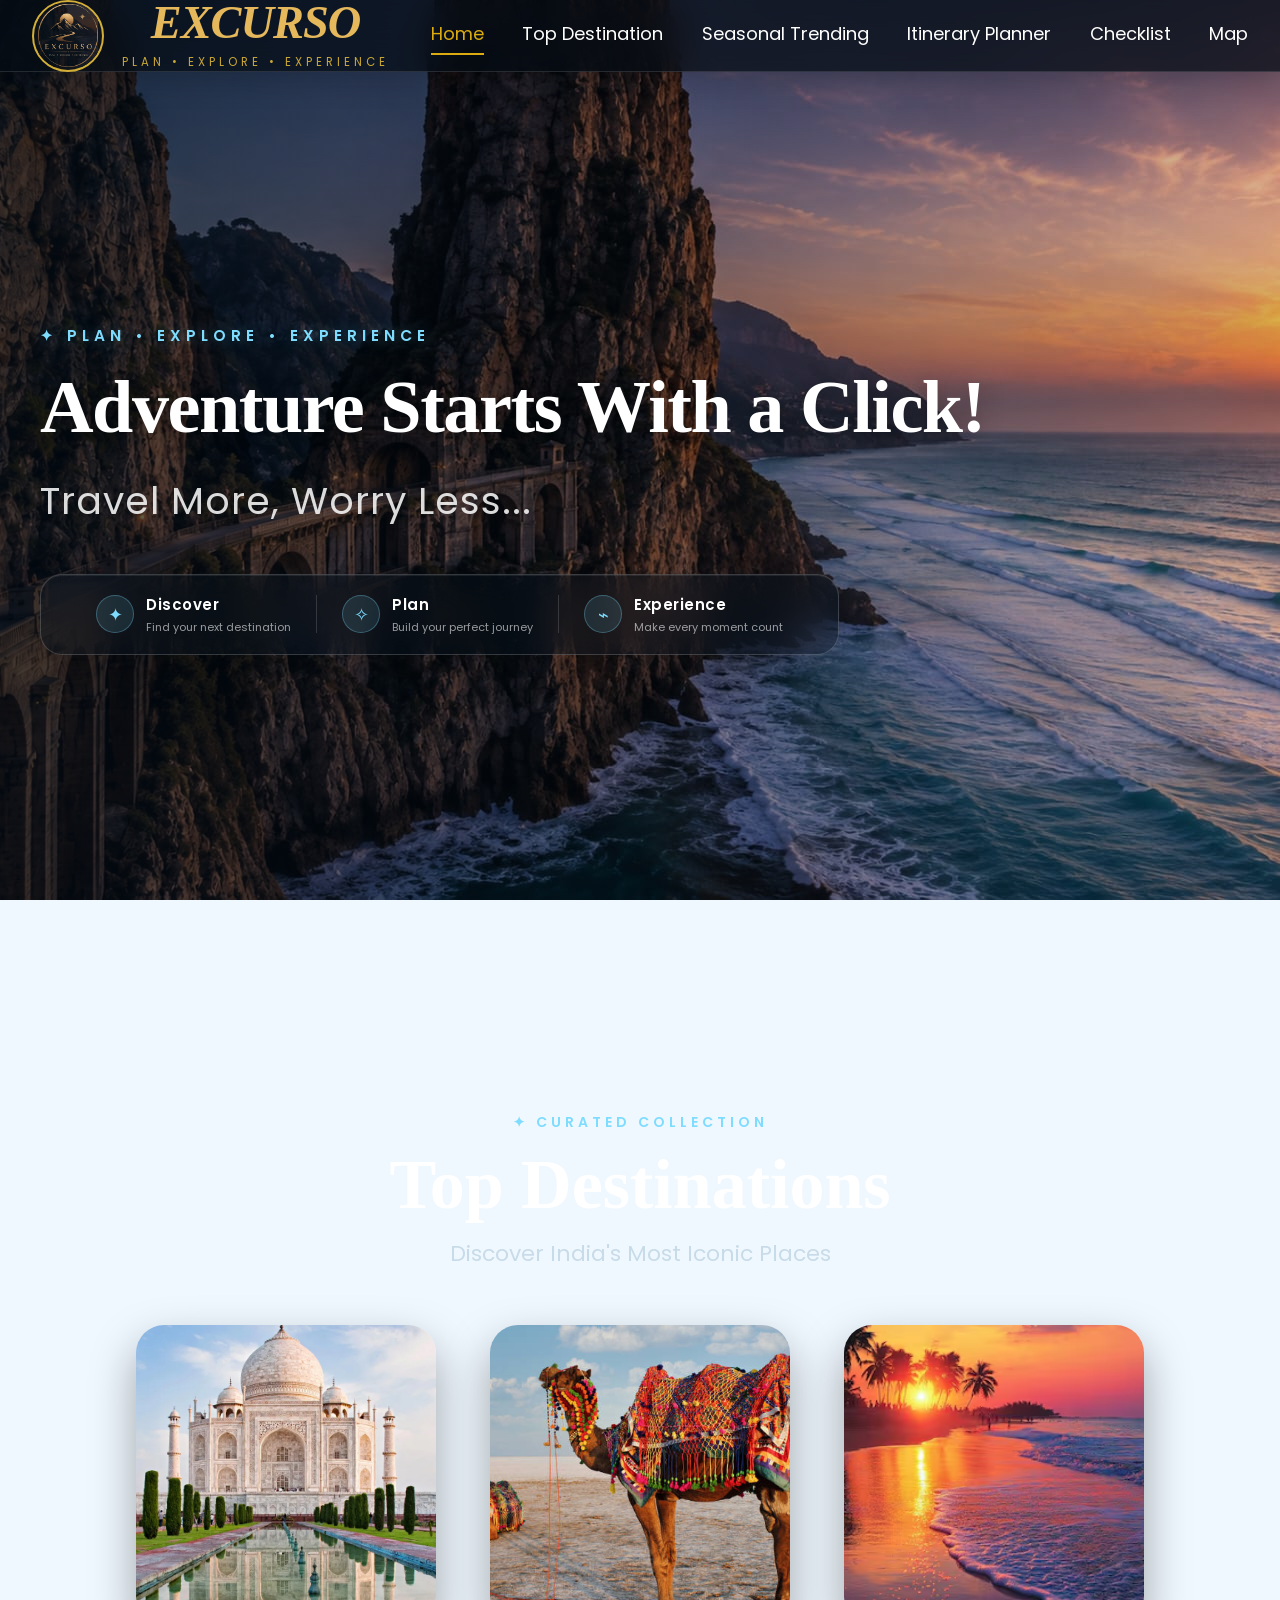
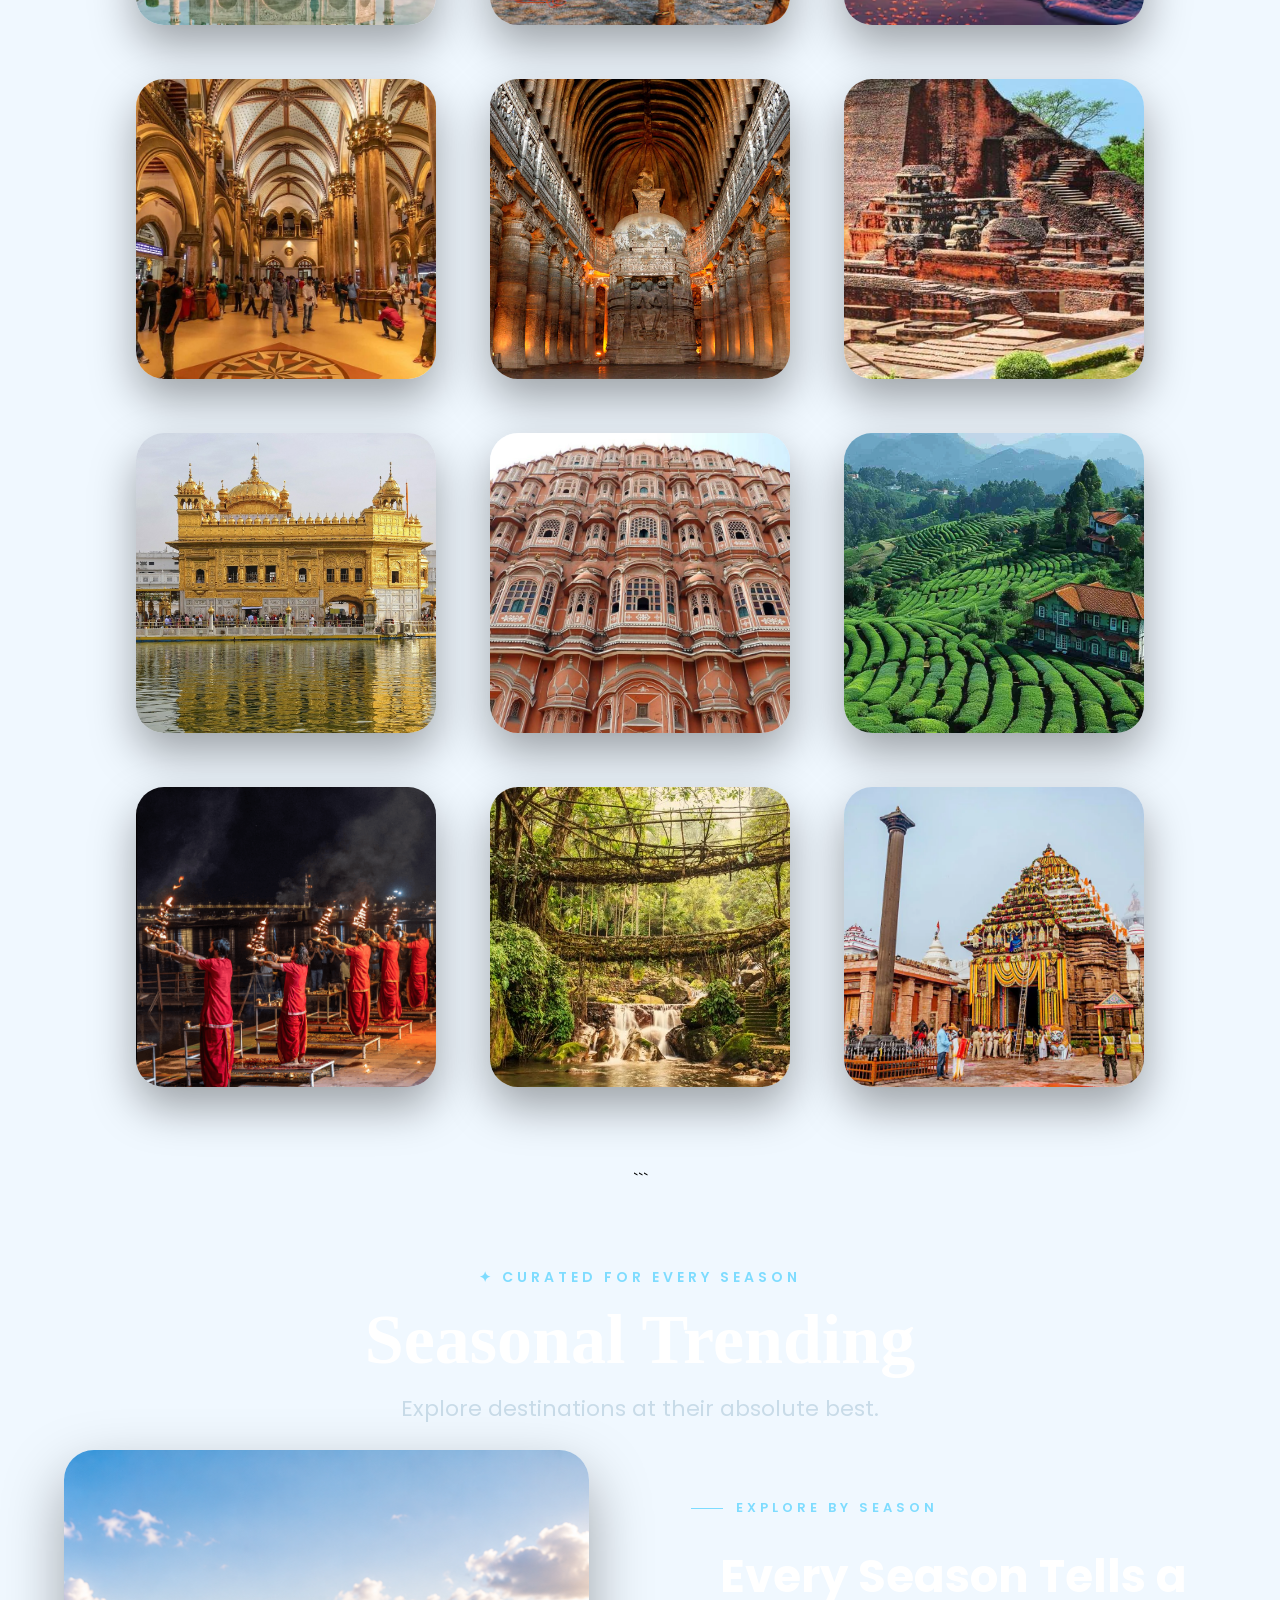
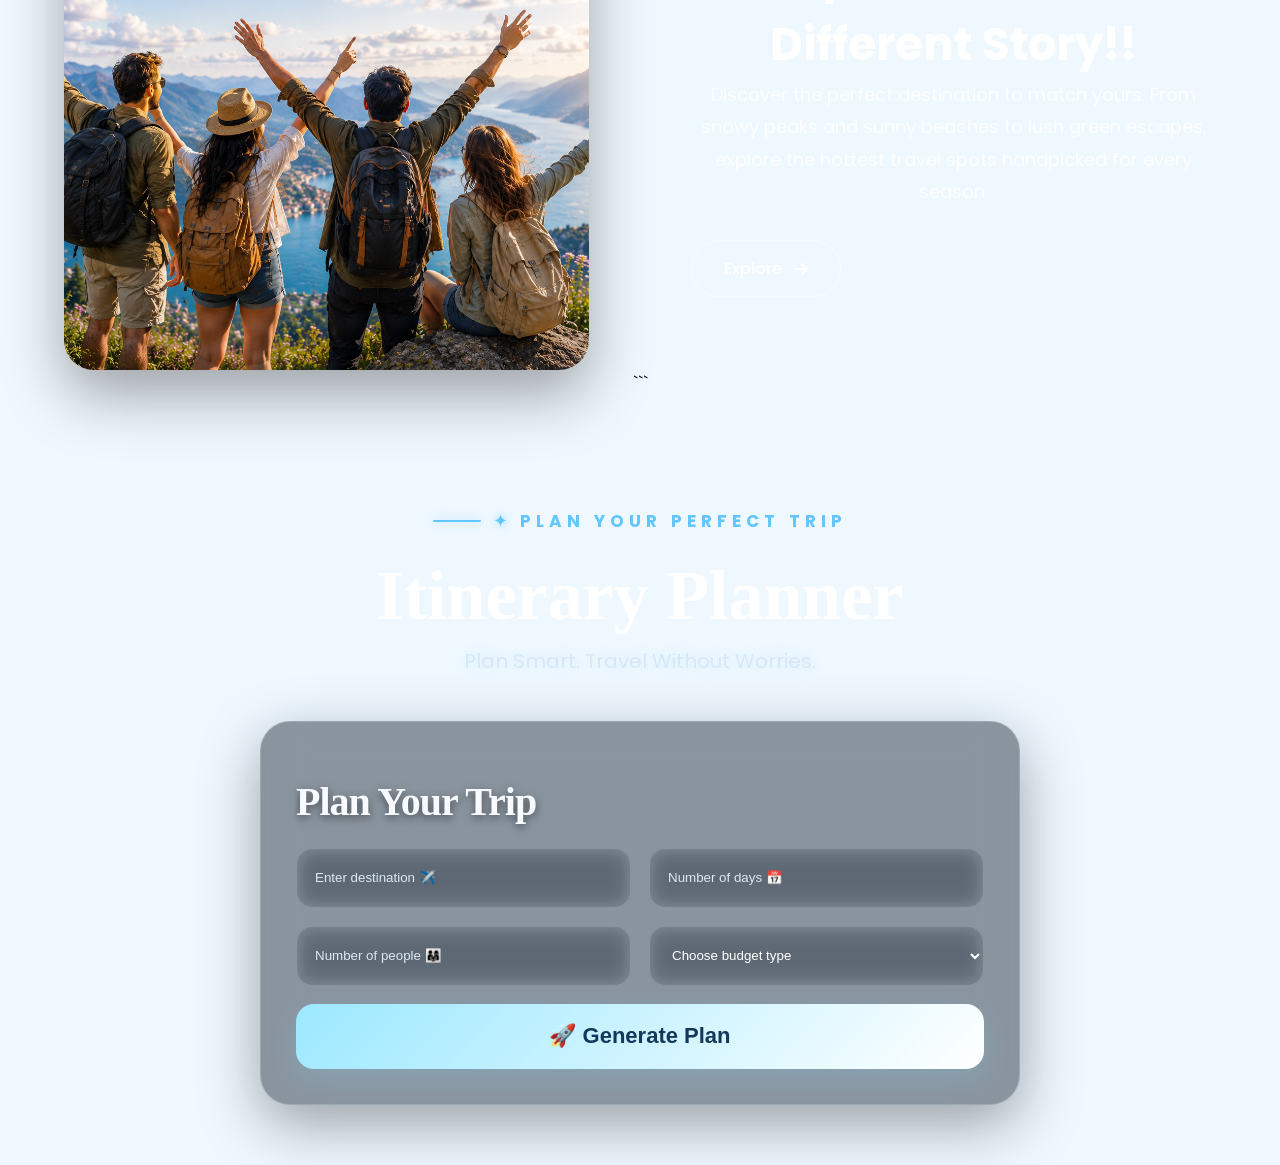
<file: index.html>
<!doctype html>
<html lang="en">
  <head>
    <meta charset="UTF-8" />
    <meta name="viewport" content="width=device-width, initial-scale=1.0" />
    <title>Techrush</title>
    <link rel="stylesheet" href="style.css" />
    <link
      rel="stylesheet"
      href="https://cdnjs.cloudflare.com/ajax/libs/font-awesome/6.7.2/css/all.min.css"
    />
    <link rel="preconnect" href="https://fonts.googleapis.com">
<link rel="preconnect" href="https://fonts.gstatic.com" crossorigin>
<link href="https://fonts.googleapis.com/css2?family=Outfit:wght@400;500;600;700&family=Poppins:wght@400;500;600&display=swap" rel="stylesheet">
  </head>
  <body>
    <div class="navbar">
      <a href="#" class="logo">

        <div class="logo-circle">
            <img src="images/logo updated.jpeg" alt="Excurso">
        </div>

        <div class="logo-text">
            <h1>EXCURSO</h1>
            <span>PLAN • EXPLORE • EXPERIENCE</span>
        </div>

    </a>

      <div class="menu">
        <a href="#home">Home</a>
        <a href="#top-destination">Top Destination</a>
        <a href="#seasonal-trending">Seasonal Trending</a>
        <a href="#Budget">Itinerary Planner</a>
      <a href="checklist.html">Checklist</a>
      <a href="map.html">Map</a>
     
</div>
      </div>
    </div>
    <section id="home">
    <div class="main">
      <div class="tagline">
        <!-- <p id="sent1">Where Every Journey Begins!</p>
        <p id="sent2"><b>Travel More, Worry Less...</b></p> -->
        <div class="hero-eyebrow">
    ✦ PLAN • EXPLORE • EXPERIENCE
  </div>

  <div id="sent1">
    Adventure Starts With a Click!
  </div>

  <div id="sent2">
    Travel More, Worry Less...
  </div>

    <div class="hero-stats">

  <div class="hero-stat">
    <span class="stat-icon">✦</span>
    <div>
      <strong>Discover</strong>
      <small>Find your next destination</small>
    </div>
  </div>

  <div class="stat-divider"></div>

  <div class="hero-stat">
    <span class="stat-icon">✧</span>
    <div>
      <strong>Plan</strong>
      <small>Build your perfect journey</small>
    </div>
  </div>

  <div class="stat-divider"></div>

  <div class="hero-stat">
    <span class="stat-icon">⌁</span>
    <div>
      <strong>Experience</strong>
      <small>Make every moment count</small>
    </div>
  </div>

</div>

</div>
      </div>
    </div>
    </section>
    <br><br>
    <section id="top-destination">

  <div class="top_dest">

    <div class="destination-heading">
<br><br><br>
      <span class="section-label">✦ CURATED COLLECTION</span>

      <h1 class="heading">Top Destinations</h1>

      <p class="subtitle">
        Discover India's Most Iconic Places
      </p>

    </div>

    <div class="topdestination">

      <div id="places1" class="places"></div>
      <div id="places2" class="places"></div>
      <div id="places3" class="places"></div>
      <div id="places4" class="places"></div>
      <div id="places5" class="places"></div>
      <div id="places6" class="places"></div>
      <div id="places7" class="places"></div>
      <div id="places8" class="places"></div>
      <div id="places9" class="places"></div>
      <div id="places10" class="places"></div>
      <div id="places11" class="places"></div>
      <div id="places12" class="places"></div>

    </div>

  </div>

</section>
     
    <section id="seasonal-trending">
  <div class="seasonal_trending">

```
<div class="section-heading">
  <br><br><br>
  <span class="section-label">✦ CURATED FOR EVERY SEASON</span>
  <h1 class="heading">Seasonal Trending</h1>
  
  <p class="subtitle">Explore destinations at their absolute best.</p>
</div>

<div class="seaTrend">

  <div class="seap">
    <br>
    <img src="images/seasonal2.png" alt="Seasonal travel destination">
  </div>

 <div class="seainfo">
  <span class="season-accent">EXPLORE BY SEASON</span>
<h1>Every Season Tells a Different Story!!</h1>
  <p>
    
    Discover the perfect destination to match yours. From snowy peaks and
    sunny beaches to lush green escapes, explore the hottest travel spots
    handpicked for every season.
  </p>

  <a href="explore.html" target="_blank" class="explore">
    Explore
    <i class="fa-solid fa-arrow-right arrow"></i>
  </a>
</div>

</div>
```

  </div>
</section>

<section id="Budget">
    <div class="section-line"></div>
<div class="budget-tag">
    <span class="tag-line"></span>
    <span class="tag-star">✦</span>
    <span class="tag-text">PLAN YOUR PERFECT TRIP</span>
</div>

<h1 class="heading budget-title">Itinerary Planner</h1>

<p class="budget-subtitle">
    Plan Smart. Travel Without Worries.
</p>

    <div id="budget-planner"><br>
      
  <h2>Plan Your Trip</h2>

  <div class="budget-form">
    <input type="text" id="place" placeholder="Enter destination ✈️" />
    <input type="number" id="days" placeholder="Number of days 📅" />
    <input type="number" id="people" placeholder="Number of people 👨‍👩‍👧" />

    <select id="type">
      <option value="" selected disabled hidden>Choose budget type</option>
      <option value="low">💸 Low Budget</option>
      <option value="mid">💼 Mid Range</option>
      <option value="high">💎 Luxury</option>
    </select>

    <button onclick="getPlan()">🚀 Generate Plan</button>
  </div>
</div>

<div class="results-grid" hidden>
  <div class="results-panel">
    <h3 class="result-heading" hidden>💰 Budget Overview</h3>
    <div id="budget" hidden></div>
  </div>

  <div class="results-panel">
    <h3 class="result-heading" hidden>🗺️ Itinerary</h3>
    <div id="itinerary" hidden></div>
  </div>
</div></section>

  </body>
  <script src="app.js"></script>
</html>
</file>
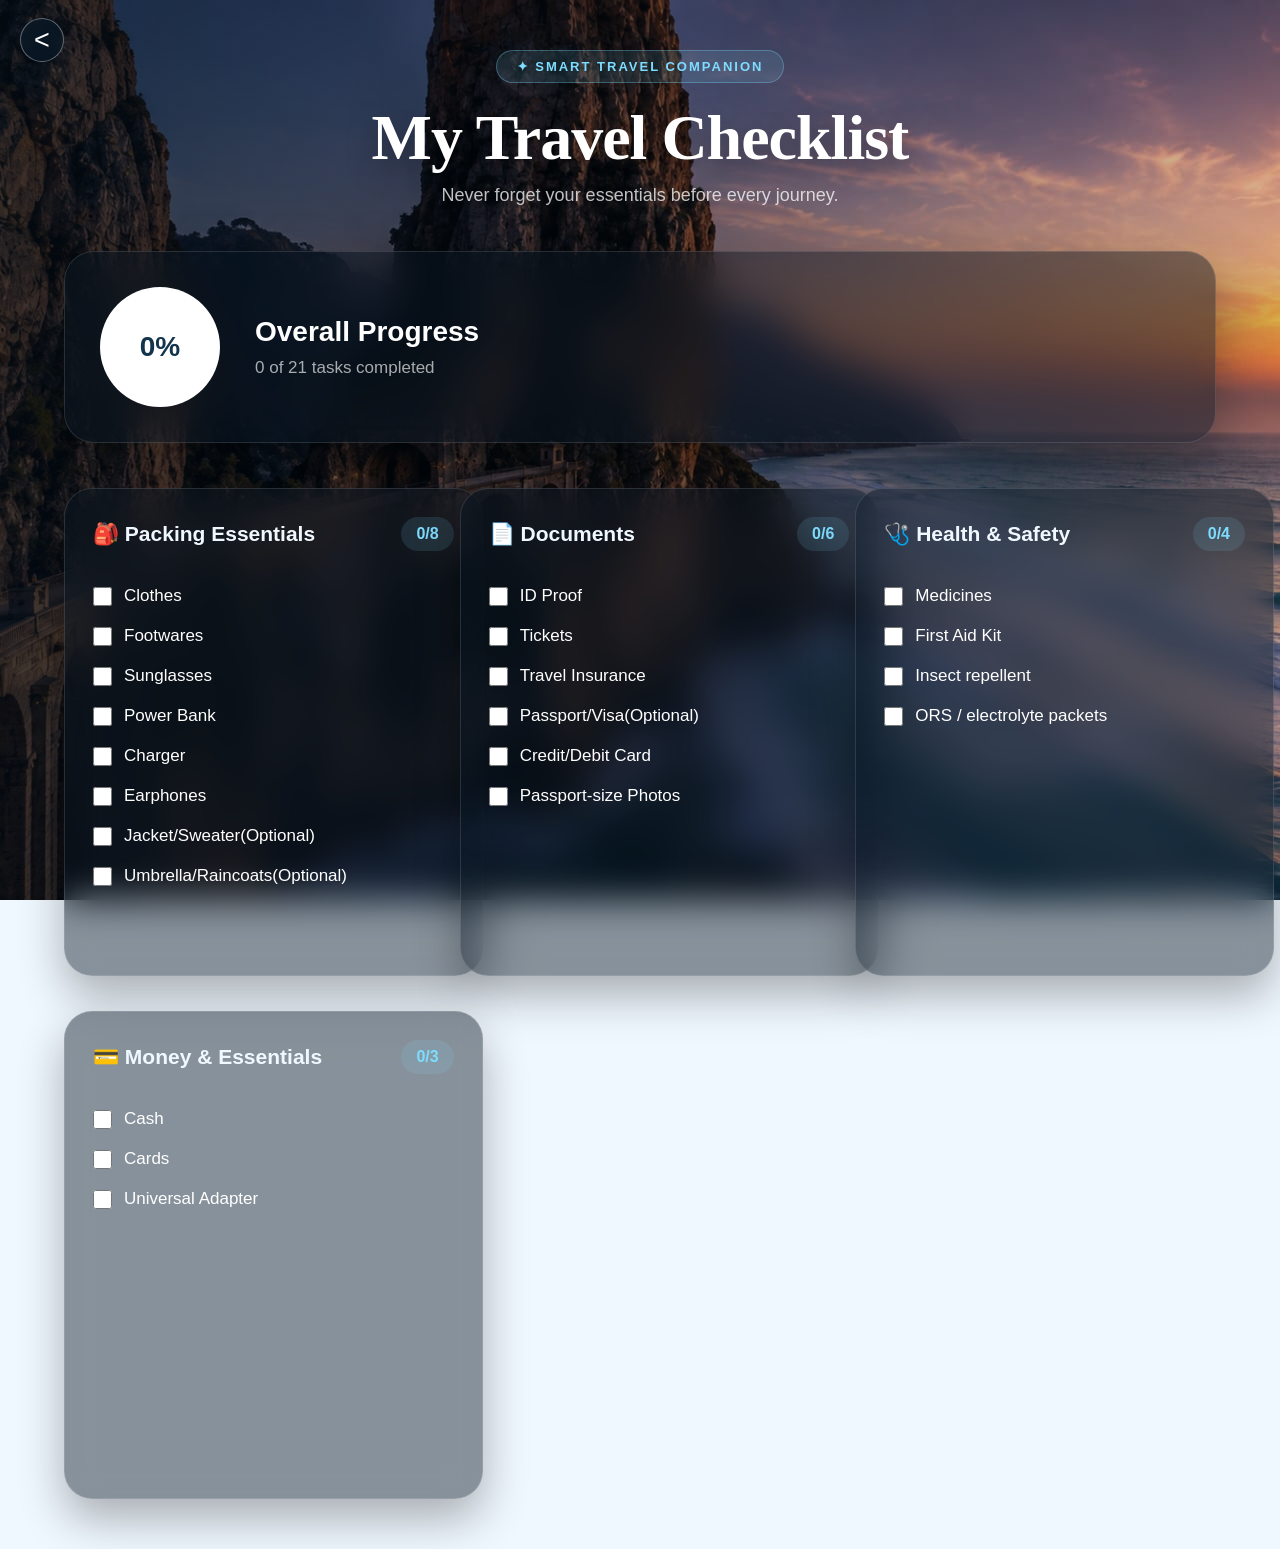
<file: checklist.html>
<!DOCTYPE html>
<html lang="en">
<head>
    <meta charset="UTF-8">
    <meta name="viewport" content="width=device-width, initial-scale=1.0">
    <title>Checklist</title>
    <link rel="stylesheet" href="check_style.css">
</head>
<body>
   <a href="index.html"><button class="back"><</button></a>
    <div class="checklist-page">

    <div class="eyebrow">
    ✦ SMART TRAVEL COMPANION
</div>

<h1>My Travel Checklist</h1>

<p class="subtitle">
Never forget your essentials before every journey.
</p>
    
  <div class="progress-box">
    <div class="progress-circle">
    <span id="overallPercent">0%</span>
</div>
    <div class="progress-info">
      <h2>Overall Progress</h2>
      <p>0 of 21 tasks completed</p>

    </div>
  </div>

  <div class="checklist-grid">

    <div class="check-card packing">
      <div class="card-header">
       <h2>🎒 Packing Essentials</h2>

        <span id="pack">0/8</span>
      </div>

      <div class="check-item">
        <input type="checkbox">
        <label>Clothes</label>
      </div>

      <div class="check-item">
        <input type="checkbox">
        <label>Footwares</label>
      </div>

      <div class="check-item">
        <input type="checkbox">
        <label>Sunglasses</label>
      </div>

      <div class="check-item">
        <input type="checkbox">
        <label>Power Bank</label>
      </div>

      <div class="check-item">
        <input type="checkbox">
        <label>Charger</label>
      </div>
      
      <div class="check-item">
        <input type="checkbox">
        <label>Earphones</label>
      </div>
      
       <div class="check-item">
        <input type="checkbox">
        <label>Jacket/Sweater(Optional)</label>
      </div>
      <div class="check-item">
        <input type="checkbox">
        <label>Umbrella/Raincoats(Optional)</label>
      </div>
     
    </div>


    <div class="check-card documents">
      <div class="card-header">
       <h2>📄 Documents</h2>
        <span id="doc">0/6</span>
      </div>

      <div class="check-item">
        <input type="checkbox">
        <label>ID Proof</label>
      </div>

      <div class="check-item">
        <input type="checkbox">
        <label>Tickets</label>
      </div>

      <div class="check-item">
        <input type="checkbox">
        <label>Travel Insurance</label>
      </div>

      <div class="check-item">
        <input type="checkbox">
        <label>Passport/Visa(Optional)</label>
      </div>
      
      <div class="check-item">
        <input type="checkbox">
        <label>Credit/Debit Card</label>
      </div>

      <div class="check-item">
        <input type="checkbox">
        <label>Passport-size Photos</label>
      </div>
      
    </div>


    <div class="check-card health">
      <div class="card-header">
        <h2>🩺 Health & Safety</h2>
        <span id="fitness">0/4</span>
      </div>

      <div class="check-item">
        <input type="checkbox">
        <label>Medicines</label>
      </div>

      <div class="check-item">
        <input type="checkbox">
        <label>First Aid Kit</label>
      </div>

      <div class="check-item">
        <input type="checkbox">
        <label>Insect repellent</label>
      </div>

      <div class="check-item">
        <input type="checkbox">
        <label>ORS / electrolyte packets</label>
      </div>

      
    </div>


    <div class="check-card money">
      <div class="card-header">
       <h2>💳 Money & Essentials</h2>
        <span id="cash">0/3</span>
      </div>

      <div class="check-item">
        <input type="checkbox">
        <label>Cash</label>
      </div>

      <div class="check-item">
        <input type="checkbox">
        <label>Cards</label>
      </div>

      <div class="check-item">
        <input type="checkbox">
        <label>Universal Adapter</label>
      </div>

      
    </div>

  </div>

</div>
<script src="check.js"></script>
</body>
</html>
</file>
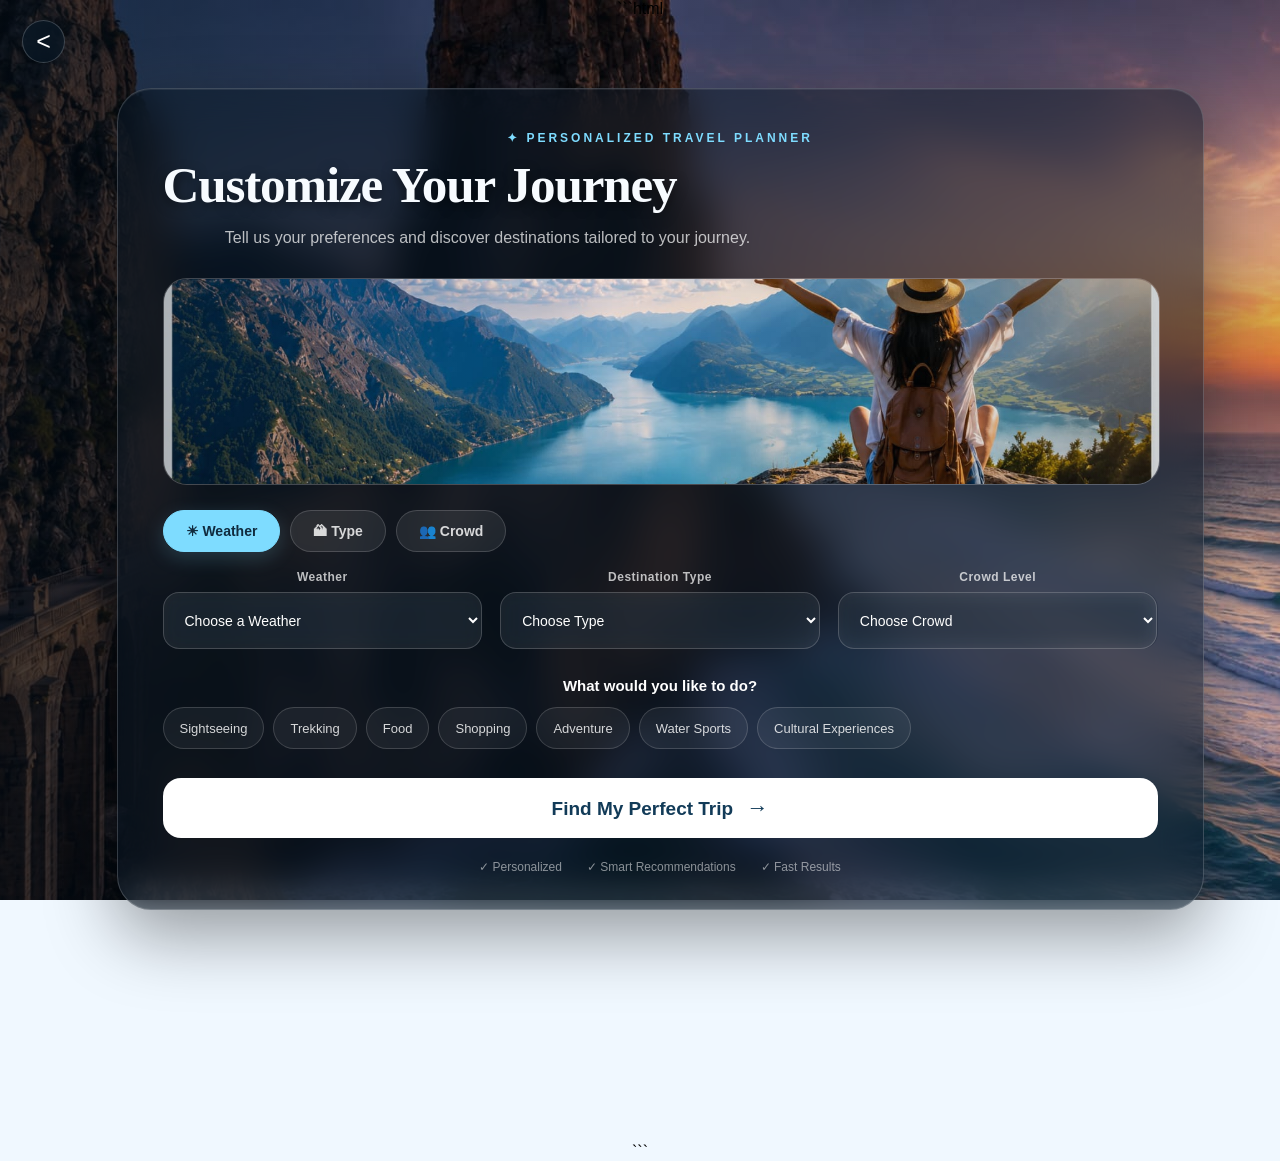
<file: explore.html>
```html
<!doctype html>
<html lang="en">

<head>
    <meta charset="UTF-8">
    <meta name="viewport" content="width=device-width, initial-scale=1.0">

    <title>Explore</title>

    <link rel="stylesheet" href="style_ex.css">
</head>

<body>

    <div class="content">

        <!-- Back Button -->
        <button class="back" type="button">&lt;</button>


        <!-- ================= PLANNER ================= -->

        <section class="input">

            <div class="input-box">

                <!-- Heading -->
                <div class="header-row">

                    <span class="section-tag">
                        ✦ PERSONALIZED TRAVEL PLANNER
                    </span>

                    <h1 class="heading">
                        Customize Your Journey
                    </h1>

                    <p class="subtitle">
                        Tell us your preferences and discover destinations
                        tailored to your journey.
                    </p>

                </div>


                <!-- Hero Image -->
                <div class="hero-card">

                    <div class="plane-illustration">

                        <img
                            src="images/ex_within2.png"
                            alt="Beautiful travel destination"
                        >

                    </div>

                </div>


                <!-- Travel Filters -->
                <div class="travel-tabs">

                    <button
                        type="button"
                        class="tab active"
                        data-tab="season">
                        ☀ Weather
                    </button>

                    <button
                        type="button"
                        class="tab"
                        data-tab="type">
                        🏔 Type
                    </button>

                    <button
                        type="button"
                        class="tab"
                        data-tab="crowd">
                        👥 Crowd
                    </button>

                </div>


                <!-- Dropdowns -->
                <div class="get_input">

                    <div class="select-group">

                        <label for="season">
                            Weather
                        </label>

                        <select
                            class="season"
                            id="season"
                            data-field="season">

                            <option
                                value=""
                                selected
                                disabled
                                hidden>
                                Choose a Weather
                            </option>

                            <option value="Sunny">
                                Sunny
                            </option>

                            <option value="Hot">
                                Hot
                            </option>

                            <option value="Rainy">
                                Rainy
                            </option>

                            <option value="Snowy">
                                Snowy
                            </option>

                            <option value="Pleasant">
                                Pleasant
                            </option>

                        </select>

                    </div>


                    <div class="select-group">

                        <label for="type">
                            Destination Type
                        </label>

                        <select
                            class="type"
                            id="type"
                            data-field="type">

                            <option
                                value=""
                                selected
                                disabled
                                hidden>
                                Choose Type
                            </option>

                        </select>

                    </div>


                    <div class="select-group">

                        <label for="crowd">
                            Crowd Level
                        </label>

                        <select
                            class="crowd"
                            id="crowd"
                            data-field="crowd">

                            <option
                                value=""
                                selected
                                disabled
                                hidden>
                                Choose Crowd
                            </option>

                        </select>

                    </div>

                </div>


                <!-- Activities -->
                <div class="activities">

                    <p class="activity-title">
                        What would you like to do?
                    </p>

                    <div class="activity-options">

                        <label>
                            <input
                                type="checkbox"
                                value="Sightseeing">
                            <span>Sightseeing</span>
                        </label>

                        <label>
                            <input
                                type="checkbox"
                                value="Trekking">
                            <span>Trekking</span>
                        </label>

                        <label>
                            <input
                                type="checkbox"
                                value="Food">
                            <span>Food</span>
                        </label>

                        <label>
                            <input
                                type="checkbox"
                                value="Shopping">
                            <span>Shopping</span>
                        </label>

                        <label>
                            <input
                                type="checkbox"
                                value="Adventure">
                            <span>Adventure</span>
                        </label>

                        <label>
                            <input
                                type="checkbox"
                                value="Water Sports">
                            <span>Water Sports</span>
                        </label>

                        <label>
                            <input
                                type="checkbox"
                                value="Cultural Experiences">
                            <span>Cultural Experiences</span>
                        </label>

                    </div>

                </div>


                <!-- Search -->
                <button
                    type="button"
                    class="search-btn">

                    Find My Perfect Trip
                    <span>→</span>

                </button>


                <!-- Small Features -->
                <div class="planner-features">

                    <span>✓ Personalized</span>
                    <span>✓ Smart Recommendations</span>
                    <span>✓ Fast Results</span>

                </div>

            </div>

        </section>


        <!-- ================= RESULTS ================= -->

        <section class="show">

            <div
                class="results"
                id="results">
            </div>

        </section>

    </div>


    <script
        type="module"
        src="app_ex.js">
    </script>

</body>

</html>
```
</file>
<file: style.css>
* {
  padding: 0;
  margin: 0;
  box-sizing: border-box;
}

html {
  scroll-behavior: smooth;
}

body {
  background-color: aliceblue;
  text-align: center;

  /* background-image:
    linear-gradient(
      rgba(0, 20, 35, 0.4),
      rgba(0, 20, 35, 0.4)
    ),
    url("images/bg3.jpeg"); */

    background-image:
    linear-gradient(
      90deg,
      rgba(3, 12, 22, 0.72) 0%,
      rgba(3, 12, 22, 0.42) 45%,
      rgba(3, 12, 22, 0.15) 100%
    ),
    url("images/bg3.jpeg");

  background-size: cover;
  background-position: center;
  background-attachment: fixed;
  background-repeat: no-repeat;

  font-family: 'Poppins', sans-serif;
  overflow-x: hidden;
}

.logo{

    display:flex;
    align-items:center;
    gap:18px;

    text-decoration:none;
}

.logo-circle{

    width:72px;
    height:72px;

    border-radius:50%;

    border:2px solid #d4af37;

    display:flex;
    justify-content:center;
    align-items:center;

    overflow:hidden;

    background:rgba(255,255,255,.02);

    transition:.35s;
}

.logo-circle img{

    width:92%;
    height:92%;

    object-fit:contain;
}

.logo:hover .logo-circle{

    transform:scale(1.06) rotate(-4deg);

    box-shadow:0 0 20px rgba(212,175,55,.35);
}

.logo-text{

    display:flex;
    flex-direction:column;
}

.logo-text h1{

    font-family:'Cinzel',serif;

    color:#d4af37;

    font-size:2.9rem;

    letter-spacing:6px;

    line-height:1;
}

.logo-text span{

    margin-top:7px;

    font-family:'Poppins',sans-serif;

    color:#d4af37;

    font-size:.72rem;

    letter-spacing:4px;

    opacity:.95;
}

.navbar {
  position: sticky;
  top: 0;
  z-index: 1000;
/* 
  background-color: black;
  color: white; */

  
  background: rgba(5, 12, 20, 0.72);
  backdrop-filter: blur(18px);
  -webkit-backdrop-filter: blur(18px);

  border-bottom: 1px solid rgba(255,255,255,.12);

  box-shadow: 0 8px 30px rgba(0,0,0,.18);


  display: flex;
  align-items: center;
  justify-content: space-between;

  width: 100%;
  min-height: 65px;
  height: 8vmin;

  padding: 0 clamp(1rem, 3vw, 2rem);

  box-sizing: border-box;
  gap: 20px;
  /* opacity: 0.7; */
}

/* .navbar h1 {
  color: rgb(232, 154, 9);
  flex-shrink: 0;
  font-style: italic;
  font-size: clamp(20px, 2.5vw, 32px);
} */


.hero-eyebrow {
  font-size: clamp(12px, 1.2vw, 17px);
  letter-spacing: 5px;
  text-transform: uppercase;
  color: #7edcff;
  margin-bottom: 22px;
  font-weight: 600;
  text-shadow: 0 0 15px rgba(126, 220, 255, 0.35);
}

.hero-stats {
  display: flex;
  align-items: center;
  justify-content: center;

  margin-top: 45px;

  padding: 18px 30px;

  background: rgba(5, 18, 30, 0.38);
  backdrop-filter: blur(18px);
  -webkit-backdrop-filter: blur(18px);

  border: 1px solid rgba(255, 255, 255, 0.18);
  border-radius: 22px;

  box-shadow:
    0 15px 40px rgba(0, 0, 0, 0.2),
    inset 0 1px 0 rgba(255, 255, 255, 0.08);

  width: fit-content;
  max-width: 90%;
}

.hero-stat {
  display: flex;
  align-items: center;
  gap: 12px;

  padding: 0 25px;

  text-align: left;
}

.stat-icon {
  display: flex;
  align-items: center;
  justify-content: center;

  width: 38px;
  height: 38px;

  border-radius: 50%;

  background: rgba(126, 220, 255, 0.12);
  border: 1px solid rgba(126, 220, 255, 0.3);

  color: #7edcff;

  font-size: 18px;
}

.hero-stat div {
  display: flex;
  flex-direction: column;
  gap: 3px;
}

.hero-stat strong {
  color: white;

  font-size: 15px;
  font-weight: 600;

  letter-spacing: 0.5px;
}

.hero-stat small {
  color: rgba(255, 255, 255, 0.58);

  font-size: 11px;
  font-weight: 400;

  white-space: nowrap;
}

.stat-divider {
  width: 1px;
  height: 38px;

  background: rgba(255, 255, 255, 0.15);
}

@media (max-width: 700px) {

  .hero-stats {
    width: 90%;
    padding: 15px;
    flex-direction: column;
    gap: 15px;
    border-radius: 20px;
  }

  .hero-stat {
    width: 100%;
    padding: 0 10px;
    justify-content: center;
  }

  .stat-divider {
    width: 70%;
    height: 1px;
  }

  .hero-stat small {
    white-space: normal;
  }
}

.navbar h1 {
  color: #e6b85c;
  font-family: 'Playfair Display', serif;
  font-style: italic;
  letter-spacing: -1px;
}

/* .heading {
  font-size: clamp(32px, 6vmin, 70px);
  color: #caf0f8;

  text-shadow: 0 0 5px rgb(0, 38, 128);

  font-family: Georgia, 'Times New Roman', Times, serif;

  max-width: 90%;
  margin: 0 auto;
} */

.destination-heading {
    text-align: center;
    margin-top: 80px;
    margin-bottom: 55px;
}

.section-label {
    display: block;

    color: #7edcff;

    font-size: 14px;
    font-weight: 600;

    letter-spacing: 4px;
    text-transform: uppercase;

    margin-bottom: 12px;
}

.heading {
    font-family: 'Playfair Display', serif;

    font-size: 70px;
    font-weight: 600;

    color: white;

    margin: 0;
}

.subtitle {
    color: #c8dbe8;

    font-size: 22px;
    font-weight: 400;

    margin: 12px 0 0;
}
.menu {
  font-size: clamp(14px, 1.5vw, 18px);

  display: flex;
  align-items: center;

  gap: clamp(1rem, 3vw, 4rem);

  flex-shrink: 1;
}

.menu a {
  color: white;
  text-decoration: none;
  position: relative;
  padding-bottom: 0.2rem;
  white-space: nowrap;
}

.menu a::after {
  content: "";
  position: absolute;

  left: 0;
  right: 0;
  bottom: -0.3rem;

  height: 2px;

  background: currentColor;

  transform: scaleX(0);
  transform-origin: center;

  transition: transform 0.25s ease;
}

.menu a:hover::after,
.menu a.active::after {
  transform: scaleX(1);
}

.menu a.active {
  color: rgb(219, 171, 15);
}

.main {
  display: flex;
  justify-content: center;
  align-items: center;
  text-align: center;

  width: 100%;
  min-height: calc(100vh - 65px);

  padding: 40px 20px;
}

.tagline {
  width: 100%;
  max-width: 1200px;

  display: flex;
  flex-direction: column;
  justify-content: center;
  text-align:  left;

}


  /* color: white;

  font-family: "Montserrat", sans-serif;

 font-size: clamp(50px, 12vmin, 150px);

  line-height: 1.1;

  max-width: 1100px;

  text-shadow: 0 0 50px #ccff33;

  overflow-wrap: break-word; */
  /* #sent1 {
  color: white;
  font-family: "Montserrat", sans-serif;
  font-size: clamp(50px, 12vmin, 150px);
  line-height: 1.05;
  max-width: 1200px;
  text-shadow: 0 0 50px #ccff33;
}


#sent2 {
  margin-top: 25px;

  font-family: 'Poppins', sans-serif;

  font-size: clamp(26px, 5vmin, 60px);

  line-height: 1.4;

  max-width: 900px;

  color: aliceblue;

  text-shadow: 0 0 25px #03045e;
} */

#sent1 {
  font-family: 'Playfair Display', serif;
  font-size: clamp(40px, 5.8vw, 82px);
  font-weight: 700;
  line-height: 1.05;
  letter-spacing: -1.5px;
  max-width: 1000px;

  color: #ffffff;

  text-shadow:
    0 4px 25px rgba(0,0,0,.45);
}

#sent2 {
  margin-top: 25px;

  font-family: 'Poppins', sans-serif;
  font-size: clamp(22px, 3vw, 38px);
  font-weight: 400;
  letter-spacing: 1px;

  color: rgba(255,255,255,.85);
}


/* TABLET */

@media (max-width: 900px) {

  .navbar {
    padding: 0 20px;
  }

  .menu {
    gap: 1.5rem;
  }

  #sent1 {
    font-size: clamp(35px, 7vw, 65px);
  }

  #sent2 {
    font-size: clamp(20px, 4vw, 38px);
  }

}


/* MOBILE */

@media (max-width: 650px) {

  .navbar {
    min-height: 60px;
    height: auto;

    padding: 12px 15px;

    flex-direction: column;
    gap: 10px;
  }

  .navbar h1 {
    font-size: 22px;
  }

  .menu {
    width: 100%;

    justify-content: center;

    gap: clamp(12px, 4vw, 25px);

    font-size: 14px;

    flex-wrap: wrap;
  }

  .menu a {
    padding-bottom: 3px;
  }

  .main {
    min-height: calc(100vh - 100px);

    padding: 30px 15px;
  }

  #sent1 {
    font-size: clamp(32px, 10vw, 55px);

    line-height: 1.15;

    max-width: 95%;
  }

  #sent2 {
    margin-top: 18px;

    font-size: clamp(18px, 5vw, 30px);

    line-height: 1.4;

    max-width: 90%;
  }
}


/* SMALL MOBILE */

@media (max-width: 400px) {

  .navbar {
    padding: 10px;
  }

  .navbar h1 {
    font-size: 20px;
  }

  .menu {
    gap: 10px;
    font-size: 12px;
  }

  .main {
    padding: 20px 10px;
  }

  #sent1 {
    font-size: 30px;
  }

  #sent2 {
    font-size: 17px;
  }
}
/* .top_dest {
  margin-top: 5rem;
  margin-bottom: 5rem;
} */
.topdestination {
  align-items: center;
  display: flex;
  flex-wrap: wrap;
  justify-content: center;
  gap: 6vmin;
}
.places {
  position: relative;
  overflow: hidden;
}
.places:hover {
  cursor: pointer;
}


#places1 {
  width: 300px;
  height: 300px;
  background-image: url("images/tajmahal.png");
  background-size: cover;
  background-position: center;
  background-repeat: no-repeat;
  border:none;
  overflow:hidden;
  border-radius:28px;

    box-shadow:
    0 20px 45px rgba(0,0,0,.35); 

   
  
  transition: transform 0.3s ease;
}

#places1:hover {
  transform: translateY(-10px);
  border-color:  #caf0f8;
}

#places2 {
  background-image: url("images/kutch.png");
  width: 300px;
  height: 300px;
  background-size: cover;
  background-position: center;
  background-repeat: no-repeat;
  border:none;
    overflow:hidden;
    border-radius:28px;

    box-shadow:
        0 20px 45px rgba(0,0,0,.35);
  transition: transform 0.3s ease;
}
#places2:hover {
  transform: translateY(-10px);
 border-color:  #caf0f8;
}
#places3 {
  background-image: url("images/goa.png");
  width: 300px;
  height: 300px;
  background-size: cover;
  background-position: center;
  background-repeat: no-repeat;
  border:none;
    overflow:hidden;
    border-radius:28px;

    box-shadow:
        0 20px 45px rgba(0,0,0,.35);
  transition: transform 0.3s ease;
}
#places3:hover {
  transform: translateY(-10px);
  border-color:  #caf0f8;
}
#places4 {
  background-image: url("images/csmt.png");
  width: 300px;
  height: 300px;
  background-size: cover;
  background-position: center;
  background-repeat: no-repeat;
 border:none;
    overflow:hidden;
    border-radius:28px;

    box-shadow:
        0 20px 45px rgba(0,0,0,.35);
  transition: transform 0.3s ease;
}
#places4:hover {
  transform: translateY(-10px);
  border-color:  #caf0f8;
}
#places5 {
  background-image: url("images/ellora.png");
  width: 300px;
  height: 300px;
  background-size: cover;
  background-position: center;
  background-repeat: no-repeat;
  border:none;
    overflow:hidden;
    border-radius:28px;

    box-shadow:
        0 20px 45px rgba(0,0,0,.35);
  transition: transform 0.3s ease;
}
#places5:hover {
  transform: translateY(-10px);
  border-color:  #caf0f8;
}
#places6 {
  background-image: url("images/nalanda.png");
  width: 300px;
  height: 300px;
  background-size: cover;
  background-position: center;
  background-repeat: no-repeat;
  border:none;
    overflow:hidden;
    border-radius:28px;

    box-shadow:
        0 20px 45px rgba(0,0,0,.35);
  transition: transform 0.3s ease;
}
#places6:hover {
  transform: translateY(-10px);
  border-color:  #caf0f8;
}
#places7 {
  background-image: url("images/golden_temple.png");
  width: 300px;
  height: 300px;
  background-size: cover;
  background-position: center;
  background-repeat: no-repeat;
  border:none;
    overflow:hidden;
    border-radius:28px;

    box-shadow:
        0 20px 45px rgba(0,0,0,.35);
  transition: transform 0.3s ease;
}
#places7:hover {
  transform: translateY(-10px);
  border-color:  #caf0f8;
}
#places8 {
  background-image: url("images/hawamahal.png");
  width: 300px;
  height: 300px;
  background-size: cover;
  background-position: center;
  background-repeat: no-repeat;
  border:none;
    overflow:hidden;
    border-radius:28px;

    box-shadow:
        0 20px 45px rgba(0,0,0,.35);
  transition: transform 0.3s ease;
}
#places8:hover {
  transform: translateY(-10px);
  border-color:  #caf0f8;
}
#places9 {
  background-image: url("images/ooty.png");
  width: 300px;
  height: 300px;
  background-size: cover;
  background-position: center;
  background-repeat: no-repeat;
  border:none;
    overflow:hidden;
    border-radius:28px;

    box-shadow:
        0 20px 45px rgba(0,0,0,.35);
  transition: transform 0.3s ease;
}
#places9:hover {
  transform: translateY(-10px);
  border-color:  #caf0f8;
}

#places10 {
  background-image: url("images/ganga.png");
  width: 300px;
  height: 300px;
  background-size: cover;
  background-position: center;
  background-repeat: no-repeat;
  border:none;
    overflow:hidden;
    border-radius:28px;

    box-shadow:
        0 20px 45px rgba(0,0,0,.35);
  transition: transform 0.3s ease;
}

#places10:hover {
  transform: translateY(-10px);
  border-color:  #caf0f8;
}

#places11 {
  background-image: url("images/meghalya.png");
  width: 300px;
  height: 300px;
  background-size: cover;
  background-position: center;
  background-repeat: no-repeat;
 border:none;
    overflow:hidden;
    border-radius:28px;

    box-shadow:
        0 20px 45px rgba(0,0,0,.35);
  transition: transform 0.3s ease;
}

#places11:hover {
  transform: translateY(-10px);
  border-color:  #caf0f8;
}

#places12 {
  background-image: url("images/jag.png");
  width: 300px;
  height: 300px;
  background-size: cover;
  background-position: center;
  background-repeat: no-repeat;
 border:none;
    overflow:hidden;
    border-radius:28px;

    box-shadow:
        0 20px 45px rgba(0,0,0,.35);
  transition: transform 0.3s ease;
}

#places12:hover {
  transform: translateY(-10px);
  border-color:  #caf0f8;
}

.seasonal_trending {
margin-top: 5rem;
margin-bottom: 7rem;
padding: 0 4rem;
}

.seaTrend {
display: flex;
align-items: center;
justify-content: center;

max-width: 1350px;
margin: auto;

gap: clamp(4rem, 8vw, 9rem);
}

.seap {
flex: 1;
min-width: 0;
}

.seap img {
display: block;

width: 100%;
max-width: 650px;
height: 520px;

object-fit: cover;

border-radius: 30px;

border: none;

box-shadow: 0 25px 60px rgba(0, 0, 0, 0.35);

transition: transform 0.5s ease;
}

.seap img:hover {
transform: scale(1.02);
}

.seainfo {
flex: 1;
min-width: 0;

display: flex;
flex-direction: column;
align-items: flex-start;

max-width: 560px;
}

.season-accent {
position: relative;

color: #7edcff;

font-size: 13px;
font-weight: 600;

letter-spacing: 4px;

padding-left: 45px;

margin-bottom: 25px;
}

.season-accent::before {
content: "";

position: absolute;

left: 0;
top: 50%;

width: 32px;
height: 1px;

background: #7edcff;
}

.seainfo p {
width: 100%;

margin: 0;
padding: 0;

color: rgba(255, 255, 255, 0.78);

font-size: 18px;
line-height: 1.8;
}

.seainfo p b {
display: block;

margin-bottom: 25px;

color: white;

font-family: "Playfair Display", serif;

font-size: clamp(42px, 4.5vw, 68px);

line-height: 1.05;

letter-spacing: -1px;
}

.explore {
display: inline-flex;

align-items: center;
justify-content: center;

gap: 12px;

margin-top: 32px;

padding: 15px 28px;

min-width: 150px;

background: transparent;

color: white;

border: 1px solid rgba(255, 255, 255, 0.5);

border-radius: 50px;

font-size: 16px;
font-weight: 500;

text-decoration: none;

cursor: pointer;

transition: all 0.3s ease;
}

.explore .arrow {
transition: transform 0.3s ease;
}

.explore:hover {
background: #7edcff;

border-color: #7edcff;

color: #071824;

transform: translateY(-3px);

box-shadow: 0 12px 30px rgba(126, 220, 255, 0.2);
}

.explore:hover .arrow {
transform: translateX(5px);
}

@media (max-width: 900px) {

.seasonal_trending {
padding: 0 2rem;
}

.seaTrend {
gap: 3rem;
}

.seap img {
height: 450px;
}

.seainfo p {
font-size: 16px;
}

.seainfo p b {
font-size: 45px;
}

}

@media (max-width: 700px) {

.seasonal_trending {
margin-top: 3rem;
margin-bottom: 4rem;
padding: 0 1.5rem;
}

.seaTrend {
flex-direction: column;
gap: 2.5rem;
}

.seap {
width: 100%;
}

.seap img {
width: 100%;
max-width: none;
height: 400px;

```
border-radius: 25px;
```

}

.seainfo {
width: 100%;
max-width: none;

```
align-items: center;
text-align: center;
```

}

.season-accent {
padding-left: 0;
}

.season-accent::before {
display: none;
}

.seainfo p b {
font-size: 42px;
}

.seainfo p {
font-size: 16px;
}

}

@media (max-width: 450px) {

.seasonal_trending {
padding: 0 1rem;
}

.seap img {
height: 300px;
border-radius: 20px;
}

.seainfo p b {
font-size: 34px;
}

.seainfo p {
font-size: 15px;
line-height: 1.7;
}

.explore {
margin-top: 25px;
padding: 13px 25px;
}

}

h1
{
  font-size: 5vmin;
  color: white;
}



/* -----------------------Budget---------------------------------------- */

 #Budget {
  margin-top: 0;
  margin-bottom: 0;
}
.budget-title{
    margin-bottom:10px;
    text-align:center;
}

.budget-subtitle{
    text-align:center;
    color:#d8e7f5;
    font-size:20px;
    margin-bottom:45px;

    text-shadow:
    0 0 15px rgba(126,220,255,.35);
}
#budget-planner{

width:min(760px,calc(100% - 32px));
margin:40px auto 60px;
padding:35px;
border-radius:30px;
background:
rgba(15,27,42,.45);
backdrop-filter:blur(22px);
-webkit-backdrop-filter:blur(22px);
border:1px solid rgba(255,255,255,.18);
box-shadow:
0 20px 60px rgba(0,0,0,.35),
0 0 40px rgba(126,220,255,.08);

}

#budget-planner h2 {
  margin: 0 0 25px;
  color: #f7fbff;
  font-family: Georgia, "Times New Roman", serif;
  font-size: clamp(40px, 3vw, 62px);
  line-height: 1.02;
  font-weight: 700;
  letter-spacing: -1px;
  text-align: left;
  text-shadow:
    0 3px 8px rgba(0, 0, 0, 0.5),
    0 0 20px rgba(255, 255, 255, 0.08);
}

.budget-form {
  display: grid;
  grid-template-columns: repeat(2, minmax(0, 1fr));
  gap: 18px;
}

#budget-planner input,
#budget-planner select{

height:60px;

padding:0 18px;

border-radius:16px;

background:
rgba(255,255,255,.07);

border:1px solid rgba(255,255,255,.15);

color:white;

transition:.35s;

backdrop-filter:blur(10px);

width:100%;
box-sizing:border-box;
}

#budget-planner input::placeholder {
  color: #dbe8f5;
}

#budget-planner select option {
  color: #102b3e;
}

#budget-planner input:focus,
#budget-planner select:focus{

border-color:#7edcff;

background:
rgba(255,255,255,.10);

box-shadow:

0 0 25px rgba(126,220,255,.28);

}

#budget-planner button{

grid-column:1/-1;

height:65px;

border:none;

border-radius:18px;

font-size:22px;

font-weight:700;

cursor:pointer;

background:

linear-gradient(
135deg,
#9ce8ff,
white
);

color:#12395b;

transition:.35s;

box-shadow:

0 10px 30px rgba(126,220,255,.2);

}

#budget-planner button:hover{

transform:

translateY(-4px);

box-shadow:

0 18px 45px rgba(126,220,255,.35);

}

#budget-planner h3 {
  margin: 24px 0 12px;
  font-size: 20px;
  text-align: left;
  color: #f7fbff;
}

.results-grid {
  display: grid;
  grid-template-columns: 1fr;
  gap: 18px;
  align-items: stretch;
  margin: 22px auto 0;
  width: min(820px, calc(100% - 36px));
  scroll-margin-top: 90px;
}

.results-grid[hidden] {
  display: none !important;
}

.results-panel {
  display: flex;
  flex-direction: column;
  gap: 10px;
  width: min(600px, 100%);
  margin: 0 auto;
}

.result-heading {
  margin: 0;
  color: #f7fbff;
  font-size: 26px;
  text-align: center;
  text-shadow: 0 3px 10px rgba(0, 0, 0, 0.4);
}

#budget,
#itinerary {
  margin-top: 0;
  padding: 16px 18px;
  border-radius: 18px;
  background: rgba(8, 18, 29, 0.72);
  border: 1px solid rgba(255, 255, 255, 0.28);
  box-shadow: 0 12px 35px rgba(0, 0, 0, 0.3);
  font-size: 14px;
  text-align: left;
  line-height: 1.6;
  color: #ffffff;
  box-sizing: border-box;
  width: min(580px, 100%);
  margin-left: auto;
  margin-right: auto;
}

#budget{

display:grid;

grid-template-columns:

repeat(auto-fit,minmax(180px,1fr));

gap:20px;

background:none;

border:none;

box-shadow:none;

padding:0;

width:100%;

}

.budget-card{

background:

rgba(255,255,255,.08);

padding:22px;

border-radius:20px;

backdrop-filter:blur(18px);

transition:.3s;

border:1px solid rgba(255,255,255,.12);

}

.budget-card:hover{

transform:

translateY(-6px);

box-shadow:

0 20px 40px rgba(0,0,0,.25);

}

.budget-card h4{

margin-bottom:10px;

color:#ffd369;

}

.budget-card p{

font-size:26px;

font-weight:700;

}
#itinerary {
  max-height: none;
  overflow: visible;
  display: grid;
  grid-template-columns: repeat(2, minmax(0, 1fr));
  gap: 18px;
  align-items: stretch;
}

.card-container {
  margin-top: 10px;
}

.card{

background:

rgba(255,255,255,.09);

border-left:

4px solid #7edcff;

padding:20px;

border-radius:18px;

transition:.3s;

}

.card:hover{

transform:

translateY(-5px);

box-shadow:

0 15px 35px rgba(0,0,0,.3);

}

.card h4 {
  margin: 0 0 8px;
  font-size: 19px;
  color: #ffd369;
}

.card p,
.card li {
  margin: 0;
  font-size: 17px;
  line-height: 1.6;
}

@keyframes fadeIn {
  from {
    opacity: 0;
    transform: translateY(20px);
  }
  to {
    opacity: 1;
    transform: translateY(0);
  }
}

@media (max-width: 820px) {
  #budget-planner {
    padding: 28px 20px 24px;
  }

  .results-grid {
    grid-template-columns: 1fr;
  }

  .budget-form {
    grid-template-columns: repeat(2, minmax(0, 1fr));
  }
}

@media(max-width:768px){

.budget-form{

grid-template-columns:1fr;

}

#itinerary{

grid-template-columns:1fr;

}

#budget{

grid-template-columns:1fr;

}

#budget-planner{

padding:22px;

}

#budget-planner h2{

font-size:38px;

text-align:center;

}

.budget-subtitle{

font-size:17px;

}

}
.budget-tag{
    display:flex;
    align-items:center;
    justify-content:center;
    gap:12px;

    margin-bottom:22px;
}

.tag-line{
    width:48px;
    height:2px;

    border-radius:20px;

    background:#63c7ff;

    box-shadow:
    0 0 12px rgba(99,199,255,.7);
}

.tag-star{

    color:#63c7ff;

    font-size:18px;

    text-shadow:
    0 0 10px rgba(99,199,255,.8);
}

.tag-text{

    color:#63c7ff;

    font-size:17px;

    font-weight:700;

    letter-spacing:5px;

    text-transform:uppercase;
}
</file>
<file: check_style.css>
*{
    margin:0;
    padding: 0;
}
/* body{
    margin:0;
    text-align:center;
    font-family: "Poppins", sans-serif;
    color:white;

    background:
    linear-gradient(
        rgba(3,12,22,.72),
        rgba(3,12,22,.68)
    ),
    url("images/bg3.jpeg");

    background-size:cover;
    background-position:center;
    background-attachment:fixed;
} */

body {
  background-color: aliceblue;
  text-align: center;

  /* background-image:
    linear-gradient(
      rgba(0, 20, 35, 0.4),
      rgba(0, 20, 35, 0.4)
    ),
    url("images/bg3.jpeg"); */

    background-image:
    linear-gradient(
      90deg,
      rgba(3, 12, 22, 0.72) 0%,
      rgba(3, 12, 22, 0.42) 45%,
      rgba(3, 12, 22, 0.15) 100%
    ),
    url("images/bg3.jpeg");

  background-size: cover;
  background-position: center;
  background-attachment: fixed;
  background-repeat: no-repeat;

  font-family: 'Poppins', sans-serif;
  overflow-x: hidden;
}
.checklist-page {
  width: 90%;
  max-width: 1200px;
  margin: 50px auto;
  
}

h1{

    margin:0;

    font-family:"Playfair Display", serif;

    font-size:clamp(46px,5vw,68px);

    color:white;

    letter-spacing:-1px;

    text-shadow:0 10px 30px rgba(0,0,0,.35);
}

.eyebrow{
    display:inline-block;
    padding:8px 20px;
    margin-bottom:18px;

    background:rgba(126,220,255,.12);

    border:1px solid rgba(126,220,255,.3);

    border-radius:30px;

    color:#7edcff;

    letter-spacing:2px;

    font-size:13px;

    font-weight:600;
}

.subtitle{

    margin-top:10px;

    color:rgba(255,255,255,.75);

    font-size:18px;

    margin-bottom:45px;
}

.progress-info{
    text-align: left;
}

.progress-box{

    display:flex;

    align-items:center;

    gap:35px;

    padding:35px;

    margin-bottom:45px;

    background:rgba(8,20,35,.45);

    backdrop-filter:blur(20px);

    border:1px solid rgba(255,255,255,.12);

    border-radius:30px;

    box-shadow:0 25px 60px rgba(0,0,0,.35);
}


.progress-circle{
    position: relative;
    width:120px;
    height:120px;
    border-radius:50%;
    display:flex;
    justify-content:center;
    align-items:center;
    background:conic-gradient(#7edcff 0deg,#ffffff 0deg);
    transition:background .8s ease;
}

.progress-circle::before{
    content:"";
    position:absolute;
    width:90px;
    height:90px;
    background:white;
    border-radius:50%;
}

.progress-circle span{
    position:relative;
    z-index:2;
    font-size:28px;
    font-weight:700;
    color:#12344d;
     transition:.3s;
}
.progress-info h2{

    font-size:28px;

    margin-bottom:10px;
}

.progress-info p{

    color:rgba(255,255,255,.65);

    font-size:17px;
}


.checklist-grid{

    display:grid;

    grid-template-columns:

    repeat(auto-fit,minmax(270px,1fr));

    gap:35px;
}

.check-card{

    width:100%;

    min-height:430px;

    padding:28px;

    background:rgba(8,20,35,.45);

    backdrop-filter:blur(18px);

    border:1px solid rgba(255,255,255,.12);

    border-radius:28px;

    box-shadow:0 20px 45px rgba(0,0,0,.30);

    transition:.35s;
}

.check-card:hover{

    transform:translateY(-8px);

    border-color:#7edcff;

    box-shadow:

    0 30px 70px rgba(0,0,0,.4);
}


.card-header {
  display: flex;
  align-items: center;
  justify-content: space-between;
  margin-bottom: 25px;
}


.card-header h2 {
  margin: 0;
  font-size: 21px;
  color: aliceblue;
}


.card-header span{

    padding:8px 15px;

    border-radius:25px;

    background:rgba(126,220,255,.12);

    border:none;

    color:#7edcff;

    font-weight:600;
}


.check-item {
  display: flex;
  align-items: center;
  gap: 12px;
  color: white;
  padding: 10px 0;

  font-size: 17px;
}


.check-item input {
  width: 19px;
  height: 19px;

  accent-color: #00e6a8;
  cursor: pointer;
}

input[type="checkbox"]{
    accent-color:#4db8ff;
}

.check-item input:checked+label{

    opacity:.45;

    text-decoration:line-through;
}


@media (max-width: 800px) {

  .checklist-grid {
    grid-template-columns: 1fr;
  }

  .progress-box {
    flex-direction: column;
    text-align: center;
  }

  .checklist-header h1 {
    font-size: 32px;
  }

} 
.back {
  position: fixed;
  top: 18px;
  left: 20px;
  z-index: 10;
  margin: 0;
  height: 44px;
  width: 44px;
  font-size: 27px;
  color: white;
  background: rgba(8, 25, 40, 0.65);
  backdrop-filter: blur(10px);
  border-radius: 50%;
  border: 1px solid rgba(255, 255, 255, 0.35);
  cursor: pointer;
  transition: 0.25s ease;
}
.back:hover
{
   background: #7edcff;
  color: #12344d;
  transform: translateX(-3px);
}
h2
{
  color: white;
}
</file>
<file: style_ex.css>
```css
/* =========================================================
   GLOBAL
========================================================= */

* {
  box-sizing: border-box;
}

html,
body {
  margin: 0;
  padding: 0;
  min-height: 100%;
}

body {
  background-color: aliceblue;
  text-align: center;

  /* background-image:
    linear-gradient(
      rgba(0, 20, 35, 0.4),
      rgba(0, 20, 35, 0.4)
    ),
    url("images/bg3.jpeg"); */

    background-image:
    linear-gradient(
      90deg,
      rgba(3, 12, 22, 0.72) 0%,
      rgba(3, 12, 22, 0.42) 45%,
      rgba(3, 12, 22, 0.15) 100%
    ),
    url("images/bg3.jpeg");

  background-size: cover;
  background-position: center;
  background-attachment: fixed;
  background-repeat: no-repeat;

  font-family: 'Poppins', sans-serif;
  overflow-x: hidden;
}
/* =========================================================
   MAIN PLANNER SECTION
========================================================= */

.input {
  width: 100%;
  min-height: 100vh;

  display: flex;
  justify-content: center;
  align-items: flex-start;

  padding: 70px 20px 45px;
}


/* =========================================================
   MAIN GLASS CARD
========================================================= */

.input-box {
  width: 100%;
  max-width: 995px;

  margin: 0 auto;
  padding: 42px 45px 35px;

  background: rgba(7, 22, 36, 0.48);

  backdrop-filter: blur(20px);
  -webkit-backdrop-filter: blur(20px);

  border: 1px solid rgba(255, 255, 255, 0.18);

  border-radius: 34px;

  box-shadow:
    0 25px 70px rgba(0, 0, 0, 0.38),
    inset 0 1px 0 rgba(255, 255, 255, 0.08);

  overflow: hidden;
}


/* =========================================================
   HEADER
========================================================= */

.header-row {
  margin-bottom: 28px;
}

.section-tag {
  display: block;

  margin-bottom: 13px;

  color: #7edcff;

  font-size: 12px;
  font-weight: 600;

  letter-spacing: 3px;
  text-transform: uppercase;
}

.heading {
  margin: 0;

  color: #f7fbff;

  font-family:
    Georgia,
    "Times New Roman",
    serif;

  font-size: clamp(38px, 4vw, 58px);

  line-height: 1.05;

  font-weight: 700;

  letter-spacing: -1.2px;

  text-align: left;

  text-shadow:
    0 4px 12px rgba(0, 0, 0, 0.5);
}

.subtitle {
  max-width: 650px;

  margin: 13px 0 0;

  color: rgba(255, 255, 255, 0.72);

  font-size: 16px;
  line-height: 1.6;
}


/* =========================================================
   HERO IMAGE
========================================================= */

.hero-card {
  width: 100%;
  height: 205px;

  margin-bottom: 25px;

  position: relative;

  overflow: hidden;

  border-radius: 24px;

  border: 1px solid rgba(255, 255, 255, 0.18);
   
  background: rgba(255, 255, 255, 0.05);

  display: flex;
  align-items: center;
  justify-content: center;
}

.plane-illustration {
  width: 100%;
  height: 100%;

  position: relative;

  overflow: hidden;
}

.plane-illustration img {
  width: 100%;
  height: 100%;

  display: block;

  object-fit: cover;

  object-position: center 58%;

  transition: transform 0.6s ease;
}

.hero-card:hover .plane-illustration img {
  transform: scale(1.035);
}


/* Image overlay */

.hero-card::after {
  content: "";

  position: absolute;
  inset: 0;

  pointer-events: none;

  background:
    linear-gradient(
      90deg,
      rgba(3, 19, 32, 0.32),
      transparent 45%,
      rgba(3, 19, 32, 0.20)
    );
}


/* =========================================================
   TRAVEL TABS
========================================================= */

.travel-tabs {
  display: flex;

  gap: 10px;

  margin-bottom: 18px;

  flex-wrap: wrap;
}

.tab {
  height: 42px;

  padding: 0 22px;

  border: 1px solid rgba(255, 255, 255, 0.16);

  border-radius: 999px;

  background: rgba(255, 255, 255, 0.08);

  color: rgba(255, 255, 255, 0.82);

  font-size: 14px;

  font-weight: 600;

  cursor: pointer;

  transition:
    background 0.25s ease,
    color 0.25s ease,
    transform 0.25s ease,
    border-color 0.25s ease;
}

.tab:hover {
  background: rgba(255, 255, 255, 0.15);

  border-color: rgba(126, 220, 255, 0.5);

  transform: translateY(-2px);
}

.tab.active {
  background: #7edcff;

  border-color: #7edcff;

  color: #102b3e;

  box-shadow:
    0 6px 20px rgba(126, 220, 255, 0.18);
}


/* =========================================================
   DROPDOWN AREA
========================================================= */

.get_input {
  width: 100%;

  display: grid;

  grid-template-columns:
    repeat(3, minmax(0, 1fr));

  gap: 18px;

  margin-bottom: 28px;
}


/* Dropdown + label */

.select-group {
  display: flex;

  flex-direction: column;

  gap: 8px;
}

.select-group label {
  color: rgba(255, 255, 255, 0.72);

  font-size: 12px;

  font-weight: 600;

  letter-spacing: 0.5px;
}


/* Select */

select {
  width: 100%;

  height: 57px;

  min-width: 0;

  padding: 0 17px;

  border-radius: 16px;

  border: 1px solid rgba(255, 255, 255, 0.18);

  outline: none;

  background: rgba(255, 255, 255, 0.07);

  backdrop-filter: blur(10px);
  -webkit-backdrop-filter: blur(10px);

  color: white;

  font-size: 14px;

  cursor: pointer;

  transition:
    background 0.25s ease,
    border-color 0.25s ease,
    box-shadow 0.25s ease;
}

select:hover {
  background: rgba(255, 255, 255, 0.11);

  border-color: rgba(255, 255, 255, 0.35);
}

select:focus {
  border-color: #7edcff;

  box-shadow:
    0 0 0 3px rgba(126, 220, 255, 0.10);
}

select.filled {
  border-color: rgba(126, 220, 255, 0.65);

  box-shadow:
    0 0 0 2px rgba(126, 220, 255, 0.08);
}

select option {
  background: #17344a;

  color: white;
}


/* =========================================================
   ACTIVITIES
========================================================= */

.activities {
  width: 100%;

  margin-bottom: 25px;
}

.activity-title {
  margin: 0 0 13px;

  color: white;

  font-size: 15px;

  font-weight: 600;
}

.activity-options {
  display: flex;

  flex-wrap: wrap;

  gap: 9px;
}


/* Activity chip */

.activities label {
  display: inline-flex;

  align-items: center;

  gap: 8px;

  min-height: 40px;

  margin: 0;

  padding: 0 16px;

  border: 1px solid rgba(255, 255, 255, 0.16);

  border-radius: 999px;

  background: rgba(255, 255, 255, 0.055);

  color: rgba(255, 255, 255, 0.82);

  font-size: 13px;

  cursor: pointer;

  transition:
    background 0.25s ease,
    border-color 0.25s ease,
    color 0.25s ease,
    transform 0.2s ease;
}

.activities label:hover {
  background: rgba(126, 220, 255, 0.10);

  border-color: rgba(126, 220, 255, 0.55);

  transform: translateY(-2px);
}


/* Hide default checkbox */

.activities input {
  position: absolute;

  opacity: 0;

  pointer-events: none;
}


/* Selected activity */

.activities label:has(input:checked) {
  background: rgba(126, 220, 255, 0.18);

  border-color: #7edcff;

  color: #ffffff;

  box-shadow:
    0 4px 15px rgba(126, 220, 255, 0.08);
}


/* =========================================================
   SEARCH BUTTON
========================================================= */

.search-btn {
  width: 100%;

  min-height: 60px;

  margin-top: 4px;

  padding: 0 25px;

  border: none;

  border-radius: 18px;

  background: #ffffff;

  color: #123b58;

  font-size: 19px;

  font-weight: 700;

  cursor: pointer;

  transition:
    background 0.25s ease,
    transform 0.25s ease,
    box-shadow 0.25s ease;
}

.search-btn span {
  margin-left: 8px;

  font-size: 22px;

  transition: transform 0.25s ease;
}

.search-btn:hover {
  background: #7edcff;

  transform: translateY(-3px);

  box-shadow:
    0 12px 30px rgba(126, 220, 255, 0.20);
}

.search-btn:hover span {
  transform: translateX(5px);
}


/* =========================================================
   PLANNER FEATURES
========================================================= */

.planner-features {
  display: flex;

  justify-content: center;

  align-items: center;

  flex-wrap: wrap;

  gap: 25px;

  margin-top: 22px;

  color: rgba(255, 255, 255, 0.52);

  font-size: 12px;
}

.planner-features span {
  white-space: nowrap;
}


/* =========================================================
   RESULTS
========================================================= */

.show {
  width: 100%;
}

.results {
    display: grid;
    grid-template-columns: repeat(4, 1fr);
    gap: 28px;
    margin-top: 50px;
}

@media (max-width:1200px){
    .results{
        grid-template-columns: repeat(2,1fr);
    }
}

@media (max-width:700px){
    .results{
        grid-template-columns:1fr;
    }
}


/* =========================================================
   DESTINATION CARD
========================================================= */

.place-card {
  width: 280px;

  min-width: 0;

  padding: 25px;

  border-radius: 24px;

  background: rgba(8, 18, 29, 0.70);

  backdrop-filter: blur(12px);
  -webkit-backdrop-filter: blur(12px);

  border: 1px solid rgba(255, 255, 255, 0.18);

  box-shadow:
    0 15px 40px rgba(0, 0, 0, 0.30);

  transition:
    transform 0.3s ease,
    box-shadow 0.3s ease,
    border-color 0.3s ease;
}

.place-card:hover {
  transform: translateY(-8px);

  border-color: rgba(126, 220, 255, 0.65);

  box-shadow:
    0 20px 45px rgba(0, 0, 0, 0.40);
}

.place-card h2 {
  margin: 0 0 10px;

  color: white;
}

.place-card p {
  margin: 8px 0;

  color: rgba(255, 255, 255, 0.82);
}
/* =========================================================
   BACK BUTTON
========================================================= */

.back {
  position: fixed;

  top: 20px;
  left: 22px;

  z-index: 20;

  width: 43px;
  height: 43px;

  display: flex;

  align-items: center;
  justify-content: center;

  padding: 0;

  font-size: 25px;

  line-height: 1;

  color: white;

  background: rgba(8, 25, 40, 0.58);

  backdrop-filter: blur(12px);
  -webkit-backdrop-filter: blur(12px);

  border-radius: 50%;

  border: 1px solid rgba(255, 255, 255, 0.20);

  cursor: pointer;

  transition:
    background 0.25s ease,
    color 0.25s ease,
    transform 0.25s ease;
}

.back:hover {
  background: #7edcff;

  color: #12344d;

  transform: translateX(-3px);
}


/* =========================================================
   TABLET
========================================================= */

@media (max-width: 800px) {

  .input {
    padding: 60px 16px 35px;
  }

  .input-box {
    padding: 34px 30px 30px;
  }

  .get_input {
    grid-template-columns:
      repeat(2, minmax(0, 1fr));
  }

  .heading {
    font-size: 44px;
  }

  .hero-card {
    height: 195px;
  }
}


/* =========================================================
   MOBILE
========================================================= */

@media (max-width: 600px) {

  .input {
    padding: 58px 12px 30px;
  }

  .input-box {
    padding: 27px 20px 25px;

    border-radius: 27px;
  }

  .section-tag {
    font-size: 10px;

    letter-spacing: 2px;
  }

  .heading {
    font-size: 36px;

    line-height: 1.08;
  }

  .subtitle {
    font-size: 14px;

    line-height: 1.5;
  }

  .hero-card {
    height: 170px;

    border-radius: 20px;
  }

  .travel-tabs {
    gap: 7px;
  }

  .tab {
    height: 39px;

    padding: 0 16px;

    font-size: 12px;
  }

  .get_input {
    grid-template-columns: 1fr;

    gap: 13px;
  }

  select {
    height: 54px;
  }

  .activities label {
    min-height: 38px;

    padding: 0 13px;

    font-size: 12px;
  }

  .search-btn {
    min-height: 57px;

    font-size: 17px;
  }

  .planner-features {
    gap: 10px 18px;

    font-size: 10px;
  }

  .results {
    width: calc(100% - 24px);

    margin-top: 40px;

    gap: 20px;
  }

  .place-card {
    width: 100%;
  }

  .back {
    top: 14px;

    left: 14px;

    width: 40px;
    height: 40px;

    font-size: 23px;
  }
}


/* =========================================================
   VERY SMALL SCREENS
========================================================= */

@media (max-width: 380px) {

  .input-box {
    padding: 24px 16px;
  }

  .heading {
    font-size: 32px;
  }

  .section-tag {
    font-size: 9px;

    letter-spacing: 1.5px;
  }

  .hero-card {
    height: 150px;
  }

  .tab {
    flex: 1;

    padding: 0 10px;
  }

  .activities label {
    padding: 0 11px;
  }
}
.show {
    display: grid;

    grid-template-columns:
        repeat(4, minmax(0, 1fr));

    gap: 25px;
   justify-content: center;
   
    width: 100%;

    padding: 30px 5%;
}
</file>
